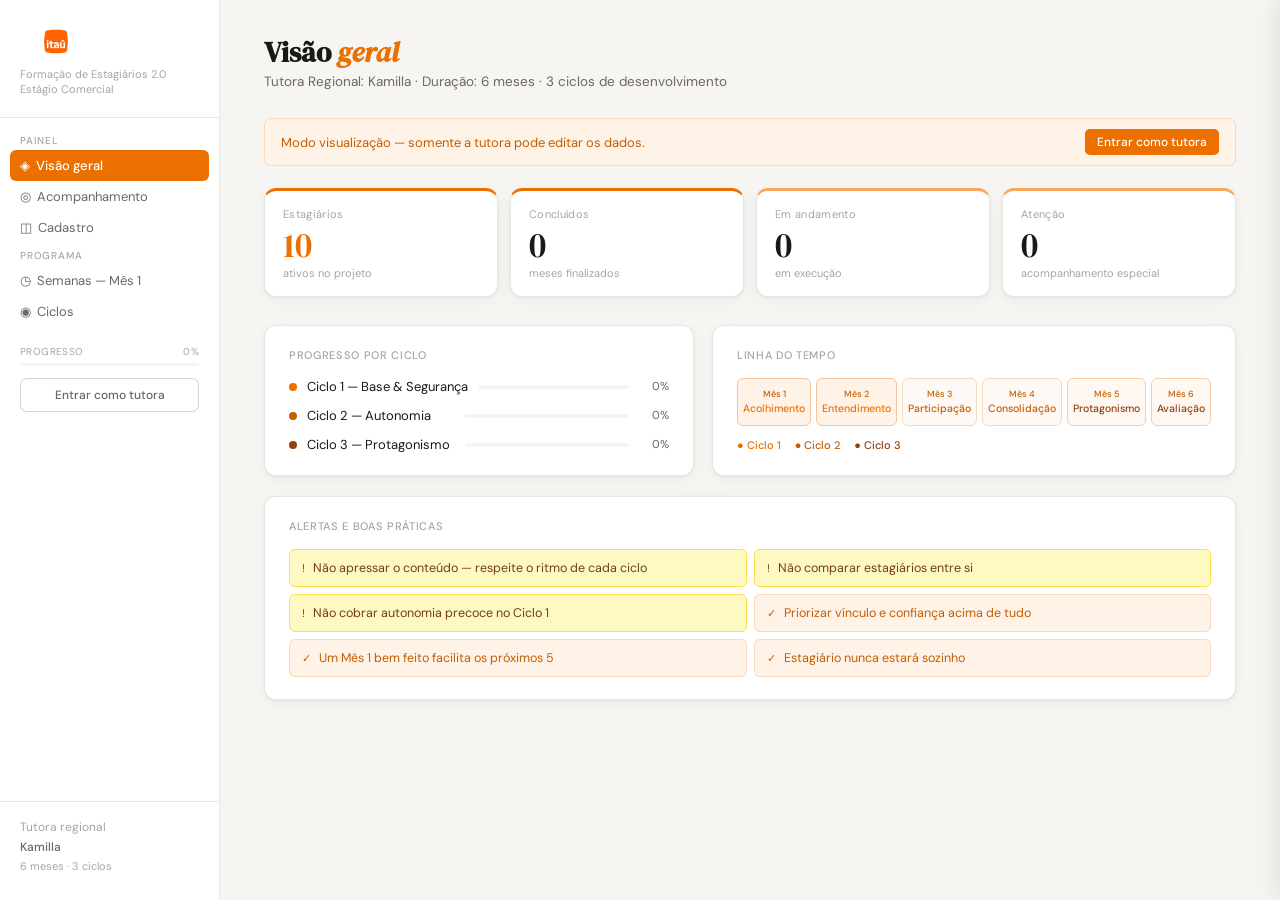
<file: formacao_itau_v8_1.html>
<!DOCTYPE html>
<html lang="pt-BR">
<head>
<meta charset="UTF-8">
<meta name="viewport" content="width=device-width, initial-scale=1.0">
<title>Formação de Estagiários 2.0 — Itaú</title>
<link href="https://fonts.googleapis.com/css2?family=DM+Serif+Display:ital@0;1&family=DM+Sans:wght@300;400;500&display=swap" rel="stylesheet">
<style>
*,*::before,*::after{box-sizing:border-box;margin:0;padding:0;}
:root{
  --bg:#F7F5F2;
  --surface:#fff;
  --ink:#1A1916;
  --ink2:#6B6860;
  --ink3:#A8A59E;
  --border:rgba(26,25,22,.10);
  --border2:rgba(26,25,22,.18);
  --or:#EC7000;
  --or-d:#C45E00;
  --or-l:#FFF3E8;
  --or-f:#FFF9F5;
  --or-m:#F5A85A;
  --r:12px;
  --r2:7px;
  --sh:0 1px 3px rgba(0,0,0,.06),0 4px 16px rgba(0,0,0,.04);
}
body{font-family:'DM Sans',sans-serif;background:var(--bg);color:var(--ink);min-height:100vh;}
.layout{display:flex;min-height:100vh;}

/* SIDEBAR */
.sidebar{width:220px;flex-shrink:0;background:var(--surface);border-right:1px solid var(--border);display:flex;flex-direction:column;padding:24px 0;position:sticky;top:0;height:100vh;overflow-y:auto;}
.sb-logo{padding:0 20px 20px;border-bottom:1px solid var(--border);margin-bottom:16px;}
.sb-logo img{width:72px;display:block;margin-bottom:8px;}
.sb-logo .sub{font-size:11px;color:var(--ink3);line-height:1.4;}
.nav-section{padding:0 10px;margin-bottom:6px;}
.nav-lbl{font-size:10px;letter-spacing:.08em;text-transform:uppercase;color:var(--ink3);font-weight:500;padding:0 10px;margin-bottom:3px;}
.nav-item{display:flex;align-items:center;gap:8px;padding:7px 10px;border-radius:6px;cursor:pointer;font-size:13px;color:var(--ink2);transition:background .12s,color .12s;user-select:none;}
.nav-item:hover{background:var(--bg);color:var(--ink);}
.nav-item.active{background:var(--or);color:#fff;font-weight:500;}
.sb-footer{margin-top:auto;padding:16px 20px 0;border-top:1px solid var(--border);font-size:12px;color:var(--ink3);line-height:1.6;}
.sb-footer strong{color:var(--ink2);font-weight:500;}
.sb-progress{padding:12px 20px 0;}
.sb-progress-row{display:flex;justify-content:space-between;font-size:10px;color:var(--ink3);letter-spacing:.04em;margin-bottom:5px;}
.sb-prog-track{height:3px;background:var(--bg);border-radius:2px;overflow:hidden;}
.sb-prog-fill{height:100%;background:var(--or);border-radius:2px;transition:width .5s;}
.sb-mode{padding:12px 20px 0;}
.btn-mode{width:100%;padding:8px;border-radius:var(--r2);font-family:'DM Sans',sans-serif;font-size:12px;font-weight:500;cursor:pointer;border:1.5px solid var(--border2);background:var(--surface);color:var(--ink2);transition:all .12s;}
.btn-mode:hover{background:var(--or-l);color:var(--or-d);border-color:var(--or-m);}
.btn-mode.on{background:var(--or);color:#fff;border-color:var(--or);}
.mode-pulse{display:inline-block;width:6px;height:6px;border-radius:50%;background:#fff;margin-right:5px;vertical-align:middle;animation:pulse 2s infinite;}
@keyframes pulse{0%,100%{opacity:1}50%{opacity:.3}}

/* MAIN */
.main{flex:1;}
.page{display:none;padding:36px 44px;max-width:1080px;}
.page.active{display:block;}
.ph{margin-bottom:28px;}
.ph h1{font-family:'DM Serif Display',serif;font-size:28px;line-height:1.15;}
.ph h1 em{font-style:italic;color:var(--or);}
.ph p{font-size:13.5px;color:var(--ink2);margin-top:5px;}

/* BANNER */
.banner{background:var(--or-l);border:1px solid rgba(236,112,0,.2);border-radius:var(--r2);padding:10px 16px;font-size:13px;color:var(--or-d);margin-bottom:22px;display:flex;align-items:center;gap:10px;}
.banner.gone{display:none;}
.banner-btn{margin-left:auto;background:var(--or);color:#fff;border:none;border-radius:5px;padding:5px 12px;font-family:'DM Sans',sans-serif;font-size:12px;font-weight:500;cursor:pointer;}

/* METRICS */
.metrics{display:grid;grid-template-columns:repeat(4,minmax(0,1fr));gap:12px;margin-bottom:28px;}
.mc{background:var(--surface);border:1px solid var(--border);border-radius:var(--r);padding:16px 18px;box-shadow:var(--sh);border-top:3px solid var(--or);}
.mc.lt{border-top-color:var(--or-m);}
.mc .lbl{font-size:11px;color:var(--ink3);letter-spacing:.03em;margin-bottom:7px;}
.mc .val{font-family:'DM Serif Display',serif;font-size:34px;line-height:1;color:var(--ink);}
.mc.ac .val{color:var(--or);}
.mc .hint{font-size:11px;color:var(--ink3);margin-top:4px;}

/* GRID */
.g2{display:grid;grid-template-columns:1fr 1fr;gap:18px;margin-bottom:20px;}

/* CARD */
.card{background:var(--surface);border:1px solid var(--border);border-radius:var(--r);padding:22px 24px;box-shadow:var(--sh);}
.card-ttl{font-size:11px;letter-spacing:.06em;text-transform:uppercase;color:var(--ink3);font-weight:500;margin-bottom:16px;}

/* CICLO BARS */
.cbar{display:flex;align-items:center;gap:10px;margin-bottom:12px;}
.cbar:last-child{margin-bottom:0;}
.cdot{width:8px;height:8px;border-radius:50%;flex-shrink:0;}
.cname{font-size:13px;color:var(--ink);min-width:148px;}
.ctrack{flex:1;height:4px;background:var(--bg);border-radius:2px;overflow:hidden;}
.cfill{height:100%;border-radius:2px;transition:width .5s;}
.cpct{font-size:11.5px;color:var(--ink2);min-width:30px;text-align:right;font-variant-numeric:tabular-nums;}

/* TIMELINE */
.tline{display:grid;grid-template-columns:repeat(6,1fr);gap:5px;}
.tcell{border-radius:6px;padding:9px 5px;text-align:center;border:1px solid var(--border);transition:transform .12s;}
.tcell:hover{transform:translateY(-2px);}
.tcell.c1{background:var(--or-l);border-color:#F5C49A;}
.tcell.c2{background:var(--or-f);border-color:#F5D9B8;}
.tcell.c3{background:#FFF8F2;border-color:#F5CFA8;}
.tnum{font-size:9px;color:var(--or-d);font-weight:500;margin-bottom:3px;}
.tname{font-size:10.5px;font-weight:500;color:var(--or);line-height:1.2;}
.tcell.c2 .tname{color:var(--or-d);}
.tcell.c3 .tname{color:#92400E;}

/* ALERTS */
.agrid{display:grid;grid-template-columns:1fr 1fr;gap:7px;}
.arow{display:flex;align-items:flex-start;gap:8px;padding:10px 12px;border-radius:6px;font-size:12.5px;border:1px solid transparent;}
.arow.warn{background:#FEF9C3;color:#713F12;border-color:#FDE047;}
.arow.good{background:var(--or-l);color:var(--or-d);border-color:rgba(236,112,0,.2);}
.aicon{font-size:11px;flex-shrink:0;margin-top:1px;}

/* ── ACOMPANHAMENTO: NOTION-STYLE CARDS ── */
.notion-grid{display:grid;grid-template-columns:repeat(2,minmax(0,1fr));gap:1px;background:var(--border);border:1px solid var(--border);border-radius:var(--r);overflow:hidden;box-shadow:var(--sh);}
.notion-card{background:var(--surface);padding:18px 20px;cursor:pointer;transition:background .12s;display:flex;flex-direction:column;gap:12px;position:relative;}
.notion-card:hover{background:#FAFAF8;}
.notion-card.nc-active{background:var(--or-f);}
.nc-top{display:flex;align-items:center;gap:12px;}
.nc-avatar{width:34px;height:34px;border-radius:8px;background:var(--or-l);color:var(--or-d);display:flex;align-items:center;justify-content:center;font-family:'DM Serif Display',serif;font-size:14px;flex-shrink:0;border:1px solid rgba(236,112,0,.15);}
.nc-name{font-size:14px;font-weight:500;color:var(--ink);line-height:1.3;}
.nc-arrow{margin-left:auto;font-size:12px;color:var(--ink3);opacity:0;transition:opacity .12s;}
.notion-card:hover .nc-arrow{opacity:1;}
.nc-meta{display:flex;flex-wrap:wrap;gap:6px;}
.nc-chip{display:inline-flex;align-items:center;gap:4px;font-size:11.5px;color:var(--ink2);background:var(--bg);border:1px solid var(--border);border-radius:4px;padding:2px 8px;line-height:1.5;}
.nc-chip.func{font-family:monospace;font-size:11px;color:var(--or-d);background:var(--or-l);border-color:rgba(236,112,0,.2);}
.nc-chip.empty{color:var(--ink3);font-style:italic;}
.nc-dots{display:flex;align-items:center;gap:5px;}
.nd{width:7px;height:7px;border-radius:50%;background:var(--bg);border:1.5px solid var(--border2);}
.nd.done{background:var(--or);border-color:var(--or);}
.nd.prog{background:var(--or-m);border-color:var(--or-m);}
.nd.attn{background:#EAB308;border-color:#EAB308;}
.nd.curr{width:9px;height:9px;background:transparent;border:2px solid var(--or);}
.nc-count{font-size:11px;color:var(--ink3);margin-left:auto;font-variant-numeric:tabular-nums;}
@media(max-width:860px){.notion-grid{grid-template-columns:1fr;}.g2{grid-template-columns:1fr;}.metrics{grid-template-columns:1fr 1fr;}.agrid{grid-template-columns:1fr;}}

/* CADASTRO */
.cad-chips{display:flex;flex-wrap:wrap;gap:7px;margin-bottom:20px;}
.cad-chip{padding:6px 14px;border-radius:20px;font-size:12.5px;font-weight:500;cursor:pointer;border:1.5px solid var(--border2);background:var(--surface);color:var(--ink2);transition:all .12s;}
.cad-chip:hover{background:var(--or-l);color:var(--or-d);border-color:var(--or-m);}
.cad-chip.on{background:var(--or);color:#fff;border-color:var(--or);}
.field-grp{display:flex;flex-direction:column;gap:4px;}
.field-lbl{font-size:10.5px;text-transform:uppercase;letter-spacing:.06em;color:var(--ink2);font-weight:500;}
.field-in{padding:9px 12px;border:1.5px solid var(--border2);border-radius:var(--r2);font-family:'DM Sans',sans-serif;font-size:13.5px;color:var(--ink);background:var(--bg);outline:none;width:100%;transition:border-color .15s,box-shadow .15s;}
.field-in:focus{border-color:var(--or);box-shadow:0 0 0 3px rgba(236,112,0,.12);}
.field-in:disabled{opacity:.45;cursor:not-allowed;}
.btn-save{padding:8px 20px;background:var(--or);color:#fff;border:none;border-radius:var(--r2);font-family:'DM Sans',sans-serif;font-size:13px;font-weight:500;cursor:pointer;transition:background .12s;}
.btn-save:hover{background:var(--or-d);}
.btn-save:disabled{opacity:.4;cursor:not-allowed;}
.saved-lbl{font-size:12px;color:var(--or-d);opacity:0;transition:opacity .3s;margin-left:10px;}
.saved-lbl.show{opacity:1;}

/* SEMANAS */
.week-card{background:var(--surface);border:1px solid var(--border);border-radius:var(--r);box-shadow:var(--sh);overflow:hidden;margin-bottom:12px;}
.week-hd{display:flex;align-items:center;gap:14px;padding:14px 20px;border-bottom:1px solid var(--border);background:var(--or-f);}
.week-n{font-family:'DM Serif Display',serif;font-size:20px;color:var(--or);}
.week-ttl{font-size:13.5px;font-weight:500;color:var(--ink);flex:1;}
.week-body{padding:13px 20px;}
.week-goal{font-size:13px;color:var(--ink2);margin-bottom:9px;}
.wpills{display:flex;flex-wrap:wrap;gap:5px;}
.wpill{font-size:11.5px;padding:3px 9px;border-radius:20px;background:var(--or-l);color:var(--or-d);border:1px solid rgba(236,112,0,.2);}

/* CICLO PAGE */
.ciclo-d{border-left:3px solid var(--or);padding-left:18px;margin-bottom:24px;}
.ciclo-d h3{font-family:'DM Serif Display',serif;font-size:19px;margin-bottom:3px;}
.ciclo-d .frase{font-size:12.5px;color:var(--ink2);font-style:italic;margin-bottom:8px;}
.ciclo-d p{font-size:13px;color:var(--ink2);line-height:1.7;}
.ctags{margin-top:9px;display:flex;flex-wrap:wrap;gap:5px;}
.ctag{font-size:11.5px;padding:3px 9px;border-radius:20px;background:var(--or-l);color:var(--or-d);border:1px solid rgba(236,112,0,.2);}

/* SELECTS */
select.ssel{font-family:'DM Sans',sans-serif;font-size:12px;padding:4px 22px 4px 8px;border-radius:20px;border:1px solid var(--border2);background:var(--surface);color:var(--ink);cursor:pointer;outline:none;-webkit-appearance:none;appearance:none;background-image:url("data:image/svg+xml,%3Csvg xmlns='http://www.w3.org/2000/svg' width='9' height='5'%3E%3Cpath d='M0 0l4.5 5 4.5-5z' fill='%236B6860'/%3E%3C/svg%3E");background-repeat:no-repeat;background-position:right 7px center;min-width:128px;transition:border-color .12s;}
select.ssel:disabled{opacity:.5;cursor:not-allowed;pointer-events:none;}
select.ssel:focus{border-color:var(--or);}
select.s-done{background-color:#FFF3E8;color:#7A3200;border-color:#F5C49A;}
select.s-active{background-color:#FDEBD4;color:#5A2400;border-color:#F5A85A;}
select.s-warn{background-color:#FEF9C3;color:#713F12;border-color:#FDE047;}
select.s-pend{background-color:#F3F4F6;color:#374151;border-color:#D1D5DB;}
select.s-renew{background-color:#FFF3E8;color:#92400E;border-color:#F5C49A;}

/* PANEL */
.overlay{position:fixed;inset:0;background:rgba(26,25,22,.3);z-index:50;opacity:0;pointer-events:none;transition:opacity .22s;}
.overlay.open{opacity:1;pointer-events:all;}
.panel{position:fixed;top:0;right:0;width:370px;height:100vh;background:var(--surface);box-shadow:-2px 0 24px rgba(0,0,0,.10);z-index:51;transform:translateX(100%);transition:transform .28s cubic-bezier(.4,0,.2,1);display:flex;flex-direction:column;}
.panel.open{transform:translateX(0);}
.panel-hd{background:var(--or);padding:20px 22px;display:flex;align-items:center;gap:13px;flex-shrink:0;}
.panel-av{width:46px;height:46px;border-radius:50%;background:rgba(255,255,255,.25);color:#fff;display:flex;align-items:center;justify-content:center;font-family:'DM Serif Display',serif;font-size:19px;flex-shrink:0;border:2px solid rgba(255,255,255,.35);}
.panel-nm{font-size:16px;font-weight:500;color:#fff;line-height:1.2;}
.panel-fn{font-size:12px;color:rgba(255,255,255,.7);font-family:monospace;margin-top:2px;}
.panel-close{margin-left:auto;background:rgba(255,255,255,.2);border:none;color:#fff;width:30px;height:30px;border-radius:50%;cursor:pointer;font-size:15px;display:flex;align-items:center;justify-content:center;transition:background .12s;flex-shrink:0;}
.panel-close:hover{background:rgba(255,255,255,.35);}
.panel-body{flex:1;overflow-y:auto;padding:22px;}
.psec{margin-bottom:20px;}
.psec-ttl{font-size:10px;text-transform:uppercase;letter-spacing:.08em;color:var(--ink3);font-weight:500;margin-bottom:10px;}
.prow{display:flex;justify-content:space-between;align-items:center;padding:7px 0;border-bottom:1px solid var(--border);font-size:13px;}
.prow:last-child{border-bottom:none;}
.prow-lbl{color:var(--ink3);}
.prow-val{color:var(--ink);font-weight:500;}
.pmeses{display:grid;grid-template-columns:repeat(3,1fr);gap:7px;}
.pmes{border-radius:6px;padding:9px;text-align:center;border:1px solid var(--border);}
.pmes-n{font-size:9.5px;color:var(--ink3);margin-bottom:4px;}
.pmes-s{font-size:11px;font-weight:500;}
.pmes.m-done{background:#FFF3E8;border-color:#F5C49A;color:#7A3200;}
.pmes.m-active{background:#FDEBD4;border-color:#F5A85A;color:#5A2400;}
.pmes.m-warn{background:#FEF9C3;border-color:#FDE047;color:#713F12;}
.pmes.m-pend{background:#F3F4F6;border-color:#D1D5DB;color:#374151;}
textarea.obs{width:100%;min-height:130px;padding:11px;border:1.5px solid var(--border2);border-radius:var(--r2);font-family:'DM Sans',sans-serif;font-size:13.5px;color:var(--ink);background:var(--bg);outline:none;resize:vertical;line-height:1.6;transition:border-color .15s;}
textarea.obs:focus{border-color:var(--or);box-shadow:0 0 0 3px rgba(236,112,0,.10);}
textarea.obs:disabled{opacity:.5;cursor:not-allowed;}
.obs-hint{font-size:11.5px;color:var(--ink3);margin-top:5px;}
.btn-obs{margin-top:9px;padding:7px 16px;background:var(--or);color:#fff;border:none;border-radius:var(--r2);font-family:'DM Sans',sans-serif;font-size:13px;font-weight:500;cursor:pointer;}
.btn-obs:hover{background:var(--or-d);}
.btn-obs:disabled{opacity:.4;cursor:not-allowed;}
.obs-saved{font-size:12px;color:var(--or-d);opacity:0;transition:opacity .3s;margin-left:8px;}
.obs-saved.show{opacity:1;}

/* LOGIN */
.login-ov{position:fixed;inset:0;background:rgba(26,25,22,.55);z-index:200;display:none;align-items:center;justify-content:center;backdrop-filter:blur(3px);}
.login-ov.open{display:flex;}
.login-box{background:var(--surface);border-radius:var(--r);padding:34px 38px;width:350px;box-shadow:0 24px 80px rgba(0,0,0,.2);}
.login-logo{display:flex;align-items:center;gap:11px;margin-bottom:22px;padding-bottom:18px;border-bottom:1px solid var(--border);}
.login-logo img{width:52px;}
.login-brand{font-family:'DM Serif Display',serif;font-size:15px;color:var(--ink);line-height:1.25;}
.login-brand span{display:block;font-family:'DM Sans',sans-serif;font-size:11px;color:var(--ink3);font-weight:400;margin-top:2px;}
.lin{width:100%;padding:9px 12px;border:1.5px solid var(--border2);border-radius:var(--r2);font-family:'DM Sans',sans-serif;font-size:14px;color:var(--ink);background:var(--bg);outline:none;margin-bottom:11px;transition:border-color .15s;}
.lin:focus{border-color:var(--or);box-shadow:0 0 0 3px rgba(236,112,0,.12);}
.lerr{font-size:12px;color:#C62828;background:#FFEBEE;border:1px solid #FFCDD2;border-radius:var(--r2);padding:7px 11px;margin-bottom:10px;display:none;}
.lerr.show{display:block;}
.btn-login{width:100%;padding:10px;background:var(--or);color:#fff;font-family:'DM Sans',sans-serif;font-size:14px;font-weight:500;border:none;border-radius:var(--r2);cursor:pointer;transition:background .12s;}
.btn-login:hover{background:var(--or-d);}
.btn-cancel{width:100%;margin-top:7px;padding:8px;background:transparent;color:var(--ink3);font-family:'DM Sans',sans-serif;font-size:13px;border:1px solid var(--border);border-radius:var(--r2);cursor:pointer;}
.btn-cancel:hover{background:var(--bg);}

/* RENAME */
.modal-ov{position:fixed;inset:0;background:rgba(0,0,0,.4);z-index:300;display:none;align-items:center;justify-content:center;backdrop-filter:blur(2px);}
.modal-ov.open{display:flex;}
.modal-box{background:var(--surface);border-radius:var(--r);padding:26px 30px;width:340px;box-shadow:0 20px 60px rgba(0,0,0,.15);}
.modal-box h3{font-family:'DM Serif Display',serif;font-size:18px;margin-bottom:12px;}
.modal-btns{display:flex;gap:8px;justify-content:flex-end;margin-top:12px;}
.btn-sm{padding:6px 14px;border-radius:var(--r2);font-family:'DM Sans',sans-serif;font-size:12.5px;font-weight:500;cursor:pointer;border:1px solid var(--border2);background:var(--surface);color:var(--ink);}
.btn-sm:hover{background:var(--bg);}
.btn-sm.pr{background:var(--or);color:#fff;border-color:var(--or);}
.btn-sm.pr:hover{background:var(--or-d);}

/* TOAST */
.toast{position:fixed;bottom:22px;right:22px;z-index:400;background:var(--ink);color:#fff;padding:9px 16px;border-radius:var(--r2);font-size:13px;display:flex;align-items:center;gap:7px;opacity:0;transform:translateY(6px);transition:opacity .2s,transform .2s;pointer-events:none;}
.toast.show{opacity:1;transform:translateY(0);}
.tdot{width:7px;height:7px;background:var(--or);border-radius:50%;flex-shrink:0;}
</style>
</head>
<body>
<div class="layout">

<!-- SIDEBAR -->
<aside class="sidebar">
  <div class="sb-logo">
    <img src="[data-uri]" alt="Itaú">
    <div class="sub">Formação de Estagiários 2.0<br>Estágio Comercial</div>
  </div>
  <div class="nav-section">
    <div class="nav-lbl">Painel</div>
    <div class="nav-item active" onclick="goPage('overview',this)">◈&nbsp; Visão geral</div>
    <div class="nav-item" onclick="goPage('estagiarios',this)">◎&nbsp; Acompanhamento</div>
    <div class="nav-item" onclick="goPage('cadastro',this)">◫&nbsp; Cadastro</div>
  </div>
  <div class="nav-section">
    <div class="nav-lbl">Programa</div>
    <div class="nav-item" onclick="goPage('semanas',this)">◷&nbsp; Semanas — Mês 1</div>
    <div class="nav-item" onclick="goPage('ciclos',this)">◉&nbsp; Ciclos</div>
  </div>
  <div class="sb-progress">
    <div class="sb-progress-row"><span>PROGRESSO</span><span id="pctLbl">0%</span></div>
    <div class="sb-prog-track"><div class="sb-prog-fill" id="pctFill" style="width:0%"></div></div>
  </div>
  <div class="sb-mode">
    <button class="btn-mode" id="modeBtn" onclick="clickMode()">Entrar como tutora</button>
  </div>
  <div class="sb-footer">Tutora regional<br><strong>Kamilla</strong><br><span style="font-size:11px">6 meses · 3 ciclos</span></div>
</aside>

<!-- MAIN -->
<main class="main">

<!-- OVERVIEW -->
<section id="page-overview" class="page active">
  <div class="ph"><h1>Visão <em>geral</em></h1><p>Tutora Regional: Kamilla · Duração: 6 meses · 3 ciclos de desenvolvimento</p></div>
  <div class="banner" id="banner">Modo visualização — somente a tutora pode editar os dados. <button class="banner-btn" onclick="clickMode()">Entrar como tutora</button></div>
  <div class="metrics">
    <div class="mc ac"><div class="lbl">Estagiários</div><div class="val" id="mTotal">10</div><div class="hint">ativos no projeto</div></div>
    <div class="mc"><div class="lbl">Concluídos</div><div class="val" id="mDone">0</div><div class="hint">meses finalizados</div></div>
    <div class="mc lt"><div class="lbl">Em andamento</div><div class="val" id="mActive">0</div><div class="hint">em execução</div></div>
    <div class="mc lt"><div class="lbl">Atenção</div><div class="val" id="mWarn">0</div><div class="hint">acompanhamento especial</div></div>
  </div>
  <div class="g2">
    <div class="card">
      <div class="card-ttl">Progresso por ciclo</div>
      <div id="ciclosBars"></div>
    </div>
    <div class="card">
      <div class="card-ttl">Linha do tempo</div>
      <div class="tline">
        <div class="tcell c1"><div class="tnum">Mês 1</div><div class="tname">Acolhimento</div></div>
        <div class="tcell c1"><div class="tnum">Mês 2</div><div class="tname">Entendimento</div></div>
        <div class="tcell c2"><div class="tnum">Mês 3</div><div class="tname">Participação</div></div>
        <div class="tcell c2"><div class="tnum">Mês 4</div><div class="tname">Consolidação</div></div>
        <div class="tcell c3"><div class="tnum">Mês 5</div><div class="tname">Protagonismo</div></div>
        <div class="tcell c3"><div class="tnum">Mês 6</div><div class="tname">Avaliação</div></div>
      </div>
      <div style="display:flex;gap:14px;margin-top:12px;flex-wrap:wrap;">
        <span style="font-size:11px;color:var(--or);font-weight:500;">● Ciclo 1</span>
        <span style="font-size:11px;color:var(--or-d);font-weight:500;">● Ciclo 2</span>
        <span style="font-size:11px;color:#92400E;font-weight:500;">● Ciclo 3</span>
      </div>
    </div>
  </div>
  <div class="card">
    <div class="card-ttl">Alertas e boas práticas</div>
    <div class="agrid">
      <div class="arow warn"><span class="aicon">!</span>Não apressar o conteúdo — respeite o ritmo de cada ciclo</div>
      <div class="arow warn"><span class="aicon">!</span>Não comparar estagiários entre si</div>
      <div class="arow warn"><span class="aicon">!</span>Não cobrar autonomia precoce no Ciclo 1</div>
      <div class="arow good"><span class="aicon">✓</span>Priorizar vínculo e confiança acima de tudo</div>
      <div class="arow good"><span class="aicon">✓</span>Um Mês 1 bem feito facilita os próximos 5</div>
      <div class="arow good"><span class="aicon">✓</span>Estagiário nunca estará sozinho</div>
    </div>
  </div>
</section>

<!-- ACOMPANHAMENTO -->
<section id="page-estagiarios" class="page">
  <div class="ph"><h1>Acompanhamento <em>individual</em></h1><p>Clique no card para ver o perfil completo e adicionar observações.</p></div>
  <div id="notionGrid"></div>
</section>

<!-- CADASTRO -->
<section id="page-cadastro" class="page">
  <div class="ph"><h1>Cadastro de <em>estagiários</em></h1><p id="cadDesc">Selecione um estagiário para visualizar ou editar o perfil.</p></div>
  <div class="cad-chips" id="cadChips"></div>
  <div id="cadForm" style="display:none;">
    <div class="card" style="max-width:640px;">
      <div class="card-ttl" id="cadFormTtl">Perfil</div>
      <div style="display:grid;grid-template-columns:1fr 1fr;gap:12px;">
        <div class="field-grp" style="grid-column:1/-1;">
          <div class="field-lbl">Nome completo</div>
          <input class="field-in" type="text" id="cadNome" placeholder="Nome completo" maxlength="60">
        </div>
        <div class="field-grp">
          <div class="field-lbl">Idade</div>
          <input class="field-in" type="number" id="cadIdade" placeholder="Ex: 20" min="16" max="35">
        </div>
        <div class="field-grp">
          <div class="field-lbl">Funcional (9 dígitos)</div>
          <input class="field-in" type="text" id="cadFunc" placeholder="000000000" maxlength="9">
        </div>
        <div class="field-grp" style="grid-column:1/-1;">
          <div class="field-lbl">Data de início</div>
          <input class="field-in" type="date" id="cadInicio">
        </div>
      </div>
      <div style="display:flex;align-items:center;margin-top:18px;padding-top:16px;border-top:1px solid var(--border);">
        <button class="btn-save" id="cadSaveBtn" onclick="savePerfil()">Salvar perfil</button>
        <span class="saved-lbl" id="cadSavedLbl">✓ Salvo</span>
      </div>
    </div>
  </div>
</section>

<!-- SEMANAS -->
<section id="page-semanas" class="page">
  <div class="ph"><h1>Semanas — <em>Mês 1</em></h1><p>Roteiro semanal · Frequência: Alta · Tom: acolhedor e estruturado</p></div>
  <div id="semanasList"></div>
</section>

<!-- CICLOS -->
<section id="page-ciclos" class="page">
  <div class="ph"><h1>Os 3 <em>ciclos</em></h1><p>Estrutura do programa ao longo dos 6 meses.</p></div>
  <div class="ciclo-d"><h3>Ciclo 1 — Base &amp; Segurança</h3><div class="frase">"Você está aqui para aprender. Perguntar faz parte." · Meses 1 e 2</div><p>Conhecer o banco, criar vínculo, observar atendimentos e completar trilhas obrigatórias. O foco é segurança emocional e clareza de papel.</p><div class="ctags"><span class="ctag">Cultura Ituber</span><span class="ctag">Ética e Risco</span><span class="ctag">Portfólio — visão geral</span><span class="ctag">Fundação Bradesco (opcional)</span></div></div>
  <div class="ciclo-d"><h3>Ciclo 2 — Desenvolvimento &amp; Autonomia Assistida</h3><div class="frase">"Vamos fazer juntos até você se sentir seguro(a)." · Meses 3 e 4</div><p>O estagiário começa a apoiar atendimentos, aprende a encaminhar clientes e desenvolve comunicação e postura profissional. Sempre acompanhado.</p><div class="ctags"><span class="ctag">Módulos de atendimento</span><span class="ctag">Soft skills</span><span class="ctag">Comunicação</span><span class="ctag">Ética profissional</span></div></div>
  <div class="ciclo-d"><h3>Ciclo 3 — Protagonismo &amp; Visão de Futuro</h3><div class="frase">"Agora é hora de pensar no seu futuro." · Meses 5 e 6</div><p>Mais autonomia, pequenas responsabilidades e mini projetos. Conversas sobre carreira. Avaliação final e decisão de renovação.</p><div class="ctags"><span class="ctag">Trilhas avançadas</span><span class="ctag">Projetos internos</span><span class="ctag">Plano de desenvolvimento</span><span class="ctag">Decisão de renovação</span></div></div>
</section>

</main>
</div>

<!-- PANEL -->
<div class="overlay" id="overlay" onclick="closePanel()"></div>
<div class="panel" id="panel">
  <div class="panel-hd">
    <div class="panel-av" id="pAv">?</div>
    <div><div class="panel-nm" id="pNm">—</div><div class="panel-fn" id="pFn">—</div></div>
    <button class="panel-close" onclick="closePanel()">✕</button>
  </div>
  <div class="panel-body">
    <div class="psec">
      <div class="psec-ttl">Informações</div>
      <div class="prow"><span class="prow-lbl">Idade</span><span class="prow-val" id="pIdade">—</span></div>
      <div class="prow"><span class="prow-lbl">Funcional</span><span class="prow-val" id="pFunc" style="font-family:monospace">—</span></div>
      <div class="prow"><span class="prow-lbl">Início</span><span class="prow-val" id="pInicio">—</span></div>
      <div class="prow"><span class="prow-lbl">Tempo no programa</span><span class="prow-val" id="pTempo">—</span></div>
    </div>
    <div class="psec">
      <div class="psec-ttl">Status por mês</div>
      <div class="pmeses" id="pMeses"></div>
    </div>
    <div class="psec">
      <div class="psec-ttl">Observações</div>
      <textarea class="obs" id="obsTA" placeholder="Anotações sobre este estagiário..." disabled></textarea>
      <div class="obs-hint" id="obsHint">Entre como tutora para editar.</div>
      <div style="display:flex;align-items:center;">
        <button class="btn-obs" id="btnObs" onclick="saveObs()" disabled>Salvar</button>
        <span class="obs-saved" id="obsSaved">✓ Salvo</span>
      </div>
    </div>
  </div>
</div>

<!-- LOGIN -->
<div class="login-ov" id="loginOv">
  <div class="login-box">
    <div class="login-logo"><img src="[data-uri]" alt="Itaú"><div class="login-brand">Itaú Unibanco<span>Acesso restrito — Tutora</span></div></div>
    <h3 style="font-family:'DM Serif Display',serif;font-size:17px;margin-bottom:4px;">Modo de edição</h3>
    <p style="font-size:13px;color:var(--ink3);margin-bottom:18px;">Digite a senha para acessar o painel completo.</p>
    <input class="lin" type="password" id="loginPwd" placeholder="Senha">
    <div class="lerr" id="loginErr">Senha incorreta. Tente novamente.</div>
    <button class="btn-login" onclick="doLogin()">Acessar</button>
    <button class="btn-cancel" onclick="cancelLogin()">Cancelar</button>
  </div>
</div>

<!-- RENAME -->
<div class="modal-ov" id="renameOv">
  <div class="modal-box">
    <h3>Renomear estagiário</h3>
    <input class="field-in" type="text" id="renameIn" maxlength="50" placeholder="Nome completo" style="margin-bottom:0;">
    <div class="modal-btns">
      <button class="btn-sm" onclick="closeRename()">Cancelar</button>
      <button class="btn-sm pr" onclick="confirmRename()">Salvar</button>
    </div>
  </div>
</div>

<div class="toast" id="toast"><span class="tdot"></span>Salvo com sucesso</div>

<script>
const SK = 'formacao_itau_v8';
const PWD = 'kamilla2025';
const SOPTS = ['⬜ Pendente','🔄 Em andamento','✅ Concluído','⚠️ Atenção','🔁 Renovado'];
const SEMANAS = [
  {num:'1',nome:'Acolhimento e quebra de gelo',goal:'Criar segurança emocional e vínculo com a tutora como referência.',checklist:['Estagiário conhece a tutora','Entendeu o projeto','Sabe que pode perguntar','Conhece o líder local']},
  {num:'2',nome:'Entender o banco e a agência',goal:'Ajudar o estagiário a se localizar no ambiente, produtos e fluxos.',checklist:['Entende o papel da agência','Reconhece produtos pelo nome','Sabe para quem encaminhar','Fala com menos medo']},
  {num:'3',nome:'Observar, refletir e conectar',goal:'Transformar observação em aprendizado consciente.',checklist:['Entende o porquê das coisas','Demonstra curiosidade','Comunica-se com mais clareza','Erros diminuem']},
  {num:'4',nome:'Confiança, rotina e fechamento',goal:'Fechar o mês com clareza e segurança — preparar para o Mês 2.',checklist:['Sente-se parte do time','Sabe o que vem no Mês 2','Confia na tutoria','Está mais solto e comunicativo']},
];

function mkEst(i) { return {nome:`Estagiário ${i+1}`, meses:Array(6).fill('⬜ Pendente'), obs:'', perfil:{idade:'',funcional:'',inicio:''}}; }
function defState() { return {ests:Array.from({length:10},(_,i)=>mkEst(i)), semanas:Array(4).fill('⬜ Pendente')}; }

let S = (()=>{ try{ const s=localStorage.getItem(SK); if(s){ const p=JSON.parse(s); p.ests.forEach(e=>{ if(!e.perfil) e.perfil={idade:'',funcional:'',inicio:''}; if(!e.obs) e.obs=''; }); return p; } return defState(); }catch{return defState();} })();
let editor=false, panelIdx=-1, cadIdx=-1, renameIdx=-1;

/* ── utils ── */
function ini(n){ const p=n.trim().split(' ').filter(Boolean); return p.length>=2?(p[0][0]+p[p.length-1][0]).toUpperCase():p[0][0].toUpperCase(); }
function fmtDate(d){ if(!d) return '—'; const [y,m,day]=d.split('-'); return `${day}/${m}/${y}`; }
function tempo(inicio){
  if(!inicio) return null;
  const s=new Date(inicio), now=new Date();
  if(now<s) return 'Não iniciado';
  let y=now.getFullYear()-s.getFullYear(), m=now.getMonth()-s.getMonth();
  if(m<0){y--;m+=12;}
  if(y===0&&m===0) return 'Iniciando';
  if(y===0) return m===1?'1 mês':`${m} meses`;
  if(m===0) return y===1?'1 ano':`${y} anos`;
  return `${y} ano${y>1?'s':''} e ${m} ${m===1?'mês':'meses'}`;
}
function sClass(s){
  if(s.includes('Concluído')||s.includes('Renovado')) return 's-done';
  if(s.includes('andamento')) return 's-active';
  if(s.includes('Atenção')) return 's-warn';
  if(s.includes('Pendente')) return 's-pend';
  return 's-renew';
}
function mClass(s){
  if(s.includes('Concluído')||s.includes('Renovado')) return 'm-done';
  if(s.includes('andamento')) return 'm-active';
  if(s.includes('Atenção')) return 'm-warn';
  return 'm-pend';
}
function sShort(s){
  if(s.includes('Concluído')) return 'Concluído';
  if(s.includes('Renovado')) return 'Renovado';
  if(s.includes('andamento')) return 'Andamento';
  if(s.includes('Atenção')) return 'Atenção';
  return 'Pendente';
}
function dotCls(s){
  if(s.includes('Concluído')||s.includes('Renovado')) return 'done';
  if(s.includes('andamento')) return 'prog';
  if(s.includes('Atenção')) return 'attn';
  return '';
}
function currMonth(e){ for(let i=0;i<6;i++) if(!e.meses[i].includes('Concluído')&&!e.meses[i].includes('Renovado')) return i; return 5; }

/* ── persist ── */
function save(silent){ localStorage.setItem(SK,JSON.stringify(S)); if(!silent){toast();} updateMetrics(); renderCiclos(); updateProgress(); }
function toast(){ const t=document.getElementById('toast'); t.classList.add('show'); clearTimeout(t._t); t._t=setTimeout(()=>t.classList.remove('show'),2000); }

/* ── metrics ── */
function updateMetrics(){
  let done=0,active=0,warn=0;
  S.ests.forEach(e=>e.meses.forEach(s=>{ if(s.includes('Concluído')||s.includes('Renovado')) done++; else if(s.includes('andamento')) active++; else if(s.includes('Atenção')) warn++; }));
  document.getElementById('mDone').textContent=done;
  document.getElementById('mActive').textContent=active;
  document.getElementById('mWarn').textContent=warn;
}
function updateProgress(){
  const all=S.ests.flatMap(e=>e.meses);
  const done=all.filter(s=>s.includes('Concluído')||s.includes('Renovado')).length;
  const pct=Math.round(done/all.length*100);
  document.getElementById('pctFill').style.width=pct+'%';
  document.getElementById('pctLbl').textContent=pct+'%';
}
function renderCiclos(){
  const ciclos=[{name:'Ciclo 1 — Base & Segurança',m:[0,1],c:'#EC7000'},{name:'Ciclo 2 — Autonomia',m:[2,3],c:'#C45E00'},{name:'Ciclo 3 — Protagonismo',m:[4,5],c:'#92400E'}];
  document.getElementById('ciclosBars').innerHTML=ciclos.map(c=>{
    const tot=S.ests.length*c.m.length;
    const done=S.ests.reduce((a,e)=>a+c.m.filter(mi=>e.meses[mi].includes('Concluído')||e.meses[mi].includes('Renovado')).length,0);
    const pct=tot?Math.round(done/tot*100):0;
    return `<div class="cbar"><span class="cdot" style="background:${c.c}"></span><span class="cname">${c.name}</span><span class="ctrack"><span class="cfill" style="width:${pct}%;background:${c.c}"></span></span><span class="cpct">${pct}%</span></div>`;
  }).join('');
}

/* ── NOTION CARDS ── */
function renderCards(){
  const ML=['Mês 1','Mês 2','Mês 3','Mês 4','Mês 5','Mês 6'];
  const cards = S.ests.map((e,ei)=>{
    const ci=currMonth(e);
    const done=e.meses.filter(s=>s.includes('Concluído')||s.includes('Renovado')).length;
    const hasFn=e.perfil&&e.perfil.funcional;
    const t=e.perfil&&e.perfil.inicio?tempo(e.perfil.inicio):null;
    const dots=e.meses.map((s,i)=>{
      const cls = i===ci ? 'curr' : (dotCls(s)||'');
      return `<span class="nd${cls?' '+cls:''}" title="${ML[i]}: ${sShort(s)}"></span>`;
    }).join('');
    return `<div class="notion-card${panelIdx===ei?' nc-active':''}" id="nc-${ei}" onclick="openPanel(${ei})">
      <div class="nc-top">
        <div class="nc-avatar">${ini(e.nome)}</div>
        <div class="nc-name">${e.nome}</div>
        <span class="nc-arrow">→</span>
      </div>
      <div class="nc-meta">
        ${hasFn?`<span class="nc-chip func">#${e.perfil.funcional}</span>`:''}
        ${t?`<span class="nc-chip">◷ ${t}</span>`:''}
        ${!hasFn&&!t?`<span class="nc-chip empty">Perfil não cadastrado</span>`:''}
      </div>
      <div style="display:flex;align-items:center;justify-content:space-between;">
        <div class="nc-dots">${dots}</div>
        <span class="nc-count">${done}/6 meses</span>
      </div>
    </div>`;
  }).join('');
  document.getElementById('notionGrid').innerHTML=`<div class="notion-grid">${cards}</div>`;
}

/* ── PANEL ── */
function openPanel(idx){
  panelIdx=idx;
  const e=S.ests[idx];
  document.getElementById('pAv').textContent=ini(e.nome);
  document.getElementById('pNm').textContent=e.nome;
  document.getElementById('pFn').textContent=e.perfil&&e.perfil.funcional?`#${e.perfil.funcional}`:'Funcional não cadastrado';
  document.getElementById('pIdade').textContent=e.perfil&&e.perfil.idade?e.perfil.idade+' anos':'—';
  document.getElementById('pFunc').textContent=e.perfil&&e.perfil.funcional?e.perfil.funcional:'—';
  document.getElementById('pInicio').textContent=fmtDate(e.perfil&&e.perfil.inicio);
  document.getElementById('pTempo').textContent=(e.perfil&&e.perfil.inicio?tempo(e.perfil.inicio):null)||'—';
  const ML=['Mês 1','Mês 2','Mês 3','Mês 4','Mês 5','Mês 6'];
  document.getElementById('pMeses').innerHTML=e.meses.map((s,i)=>`<div class="pmes ${mClass(s)}"><div class="pmes-n">${ML[i]}</div><div class="pmes-s">${sShort(s)}</div></div>`).join('');
  document.getElementById('obsTA').value=e.obs||'';
  document.getElementById('obsTA').disabled=!editor;
  document.getElementById('btnObs').disabled=!editor;
  document.getElementById('obsHint').textContent=editor?'Salvo localmente no navegador.':'Entre como tutora para editar.';
  document.getElementById('obsSaved').classList.remove('show');
  document.getElementById('overlay').classList.add('open');
  document.getElementById('panel').classList.add('open');
  renderCards();
}
function closePanel(){ panelIdx=-1; document.getElementById('overlay').classList.remove('open'); document.getElementById('panel').classList.remove('open'); renderCards(); }
function saveObs(){
  if(!editor||panelIdx<0) return;
  S.ests[panelIdx].obs=document.getElementById('obsTA').value;
  save(true);
  const b=document.getElementById('obsSaved'); b.classList.add('show'); setTimeout(()=>b.classList.remove('show'),2000);
}

/* ── CADASTRO ── */
function renderCadChips(){
  document.getElementById('cadChips').innerHTML=S.ests.map((e,i)=>`
    <button class="cad-chip${cadIdx===i?' on':''}" onclick="selectCad(${i})">${e.nome}${e.perfil&&e.perfil.funcional?` <small style="opacity:.6">#${e.perfil.funcional}</small>`:''}</button>
  `).join('');
}
function selectCad(idx){
  cadIdx=idx;
  const e=S.ests[idx];
  document.getElementById('cadForm').style.display='block';
  document.getElementById('cadFormTtl').textContent=`Perfil — ${e.nome}`;
  document.getElementById('cadNome').value=e.nome;
  document.getElementById('cadIdade').value=e.perfil&&e.perfil.idade?e.perfil.idade:'';
  document.getElementById('cadFunc').value=e.perfil&&e.perfil.funcional?e.perfil.funcional:'';
  document.getElementById('cadInicio').value=e.perfil&&e.perfil.inicio?e.perfil.inicio:'';
  const dis=!editor;
  ['cadNome','cadIdade','cadFunc','cadInicio'].forEach(id=>document.getElementById(id).disabled=dis);
  document.getElementById('cadSaveBtn').disabled=dis;
  document.getElementById('cadSavedLbl').classList.remove('show');
  renderCadChips();
}
document.getElementById('cadFunc').addEventListener('input',function(){ this.value=this.value.replace(/[^0-9]/g,'').slice(0,9); });
function savePerfil(){
  if(!editor||cadIdx<0) return;
  const nome=document.getElementById('cadNome').value.trim()||S.ests[cadIdx].nome;
  S.ests[cadIdx].nome=nome;
  S.ests[cadIdx].perfil={idade:document.getElementById('cadIdade').value, funcional:document.getElementById('cadFunc').value, inicio:document.getElementById('cadInicio').value};
  save(true); renderCards(); renderCadChips();
  document.getElementById('cadFormTtl').textContent=`Perfil — ${nome}`;
  const b=document.getElementById('cadSavedLbl'); b.classList.add('show'); setTimeout(()=>b.classList.remove('show'),2500);
}

/* ── SEMANAS ── */
function renderSemanas(){
  document.getElementById('semanasList').innerHTML=SEMANAS.map((s,i)=>`
    <div class="week-card">
      <div class="week-hd">
        <div class="week-n">S${s.num}</div>
        <div class="week-ttl">${s.nome}</div>
        <select class="ssel ${sClass(S.semanas[i])}" ${editor?'':'disabled'} onchange="changeSemana(${i},this.value)">
          ${SOPTS.map(o=>`<option value="${o}"${o===S.semanas[i]?' selected':''}>${sShort(o)}</option>`).join('')}
        </select>
      </div>
      <div class="week-body">
        <div class="week-goal"><strong>Objetivo:</strong> ${s.goal}</div>
        <div class="wpills" style="margin-top:8px;">${s.checklist.map(c=>`<span class="wpill">☐ ${c}</span>`).join('')}</div>
      </div>
    </div>`).join('');
}
function changeSemana(i,val){ S.semanas[i]=val; save(); renderSemanas(); }

/* ── NAV ── */
function goPage(id,el){
  document.querySelectorAll('.nav-item').forEach(n=>n.classList.remove('active'));
  document.querySelectorAll('.page').forEach(p=>p.classList.remove('active'));
  el.classList.add('active');
  document.getElementById('page-'+id).classList.add('active');
  if(id==='estagiarios') renderCards();
  if(id==='cadastro'){ cadIdx=-1; renderCadChips(); document.getElementById('cadForm').style.display='none'; document.getElementById('cadDesc').textContent=editor?'Selecione um estagiário para editar.':'Selecione um estagiário para visualizar.'; }
}

/* ── AUTH ── */
function clickMode(){ if(editor){ editor=false; applyMode(); } else { document.getElementById('loginPwd').value=''; document.getElementById('loginErr').classList.remove('show'); document.getElementById('loginOv').classList.add('open'); setTimeout(()=>document.getElementById('loginPwd').focus(),80); } }
function cancelLogin(){ document.getElementById('loginOv').classList.remove('open'); }
function doLogin(){
  if(document.getElementById('loginPwd').value===PWD){ editor=true; document.getElementById('loginOv').classList.remove('open'); applyMode(); }
  else{ document.getElementById('loginErr').classList.add('show'); document.getElementById('loginPwd').value=''; document.getElementById('loginPwd').focus(); }
}
document.getElementById('loginPwd').addEventListener('keydown',e=>{ if(e.key==='Enter') doLogin(); if(e.key==='Escape') cancelLogin(); });
function applyMode(){
  const btn=document.getElementById('modeBtn'), banner=document.getElementById('banner');
  if(editor){ btn.innerHTML='<span class="mode-pulse"></span>Sair do modo edição'; btn.classList.add('on'); banner.classList.add('gone'); }
  else{ btn.textContent='Entrar como tutora'; btn.classList.remove('on'); banner.classList.remove('gone'); }
  renderCards(); renderSemanas();
  if(panelIdx>=0){ document.getElementById('obsTA').disabled=!editor; document.getElementById('btnObs').disabled=!editor; document.getElementById('obsHint').textContent=editor?'Salvo localmente no navegador.':'Entre como tutora para editar.'; }
  if(cadIdx>=0) selectCad(cadIdx);
}

/* ── RENAME (via panel or cadastro) ── */
function closeRename(){ document.getElementById('renameOv').classList.remove('open'); }
function confirmRename(){ const v=document.getElementById('renameIn').value.trim(); if(!v) return; S.ests[renameIdx].nome=v; save(true); renderCards(); renderCadChips(); closeRename(); }
document.getElementById('renameOv').addEventListener('click',e=>{ if(e.target===e.currentTarget) closeRename(); });
document.getElementById('renameIn').addEventListener('keydown',e=>{ if(e.key==='Enter') confirmRename(); if(e.key==='Escape') closeRename(); });

/* ── INIT ── */
updateMetrics(); renderCiclos(); renderCards(); renderSemanas(); updateProgress();
</script>
</body>
</html>
</file>
